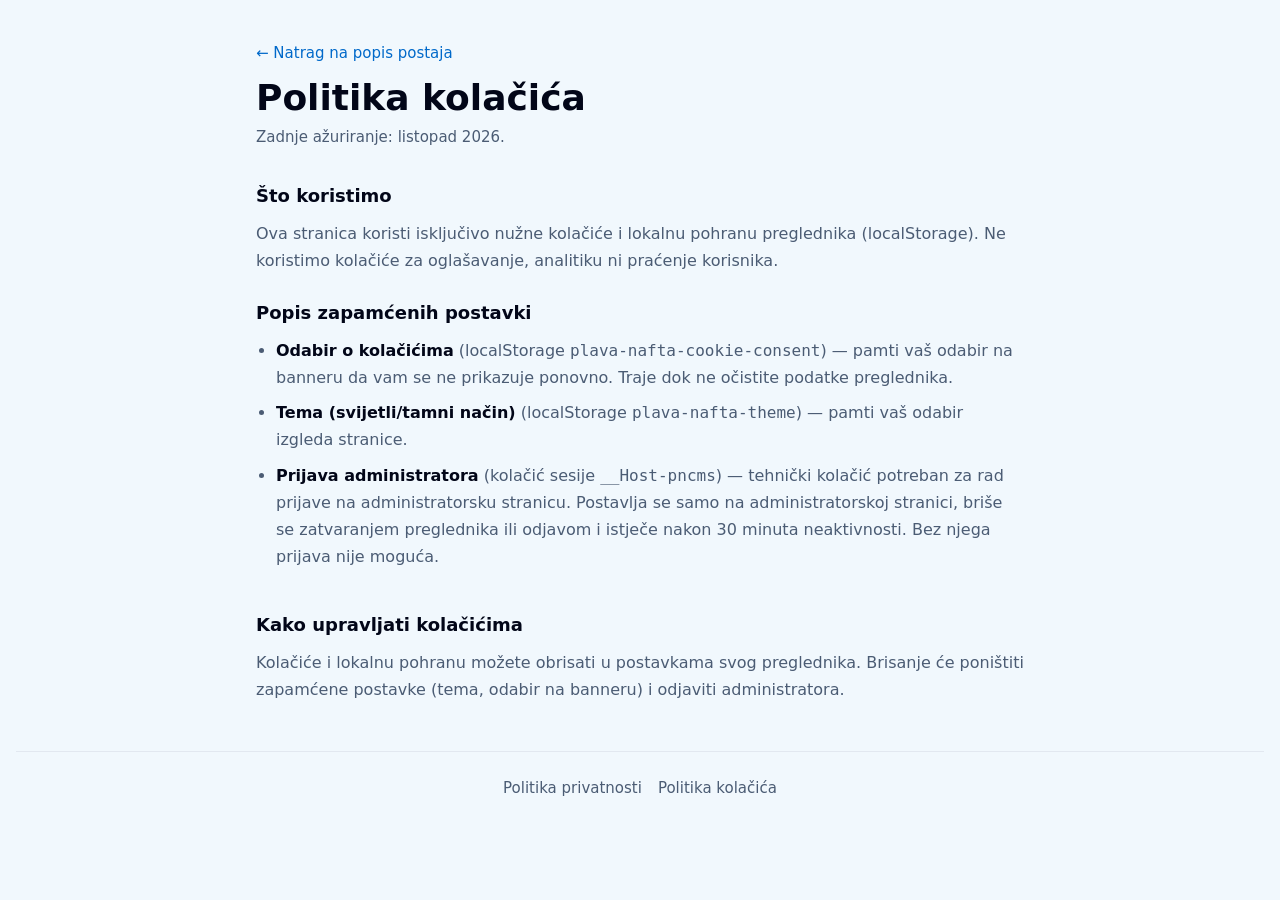
<file: public/kolacici.html>
<!doctype html>
<html lang="hr">
<head>
  <meta charset="utf-8">
  <meta name="viewport" content="width=device-width, initial-scale=1">
  <title>Politika kolačića – Plavi dizel</title>
  <meta name="description" content="Politika kolačića za javni popis INA postaja s plavim dizelom.">
  <meta name="robots" content="noindex">
  <link rel="icon" type="image/svg+xml" href="/favicon.svg">
  <link rel="alternate icon" type="image/png" href="/favicon.png">
  <script src="/assets/js/theme-init.js"></script>
  <link rel="stylesheet" href="/assets/css/site.css">
  <script src="/assets/js/site.js" defer></script>
</head>
<body>
<main class="page">
  <div class="container narrow">
    <a class="back" href="/">← Natrag na popis postaja</a>
    <h1 class="display legal-title">Politika kolačića</h1>
    <p class="muted small">Zadnje ažuriranje: listopad 2026.</p>
    <div class="legal">
      <section>
        <h2>Što koristimo</h2>
        <p>Ova stranica koristi isključivo nužne kolačiće i lokalnu pohranu preglednika (localStorage). Ne koristimo kolačiće za oglašavanje, analitiku ni praćenje korisnika.</p>
      </section>
      <section>
        <h2>Popis zapamćenih postavki</h2>
        <ul>
          <li><strong>Odabir o kolačićima</strong> (localStorage <code>plava-nafta-cookie-consent</code>) — pamti vaš odabir na banneru da vam se ne prikazuje ponovno. Traje dok ne očistite podatke preglednika.</li>
          <li><strong>Tema (svijetli/tamni način)</strong> (localStorage <code>plava-nafta-theme</code>) — pamti vaš odabir izgleda stranice.</li>
          <li><strong>Prijava administratora</strong> (kolačić sesije <code>__Host-pncms</code>) — tehnički kolačić potreban za rad prijave na administratorsku stranicu. Postavlja se samo na administratorskoj stranici, briše se zatvaranjem preglednika ili odjavom i istječe nakon 30 minuta neaktivnosti. Bez njega prijava nije moguća.</li>
        </ul>
      </section>
      <section>
        <h2>Kako upravljati kolačićima</h2>
        <p>Kolačiće i lokalnu pohranu možete obrisati u postavkama svog preglednika. Brisanje će poništiti zapamćene postavke (tema, odabir na banneru) i odjaviti administratora.</p>
      </section>
    </div>
  </div>
  <footer class="footer">
    <nav><a href="/privatnost.html">Politika privatnosti</a><a href="/kolacici.html">Politika kolačića</a></nav>
  </footer>
</main>
</body>
</html>
</file>
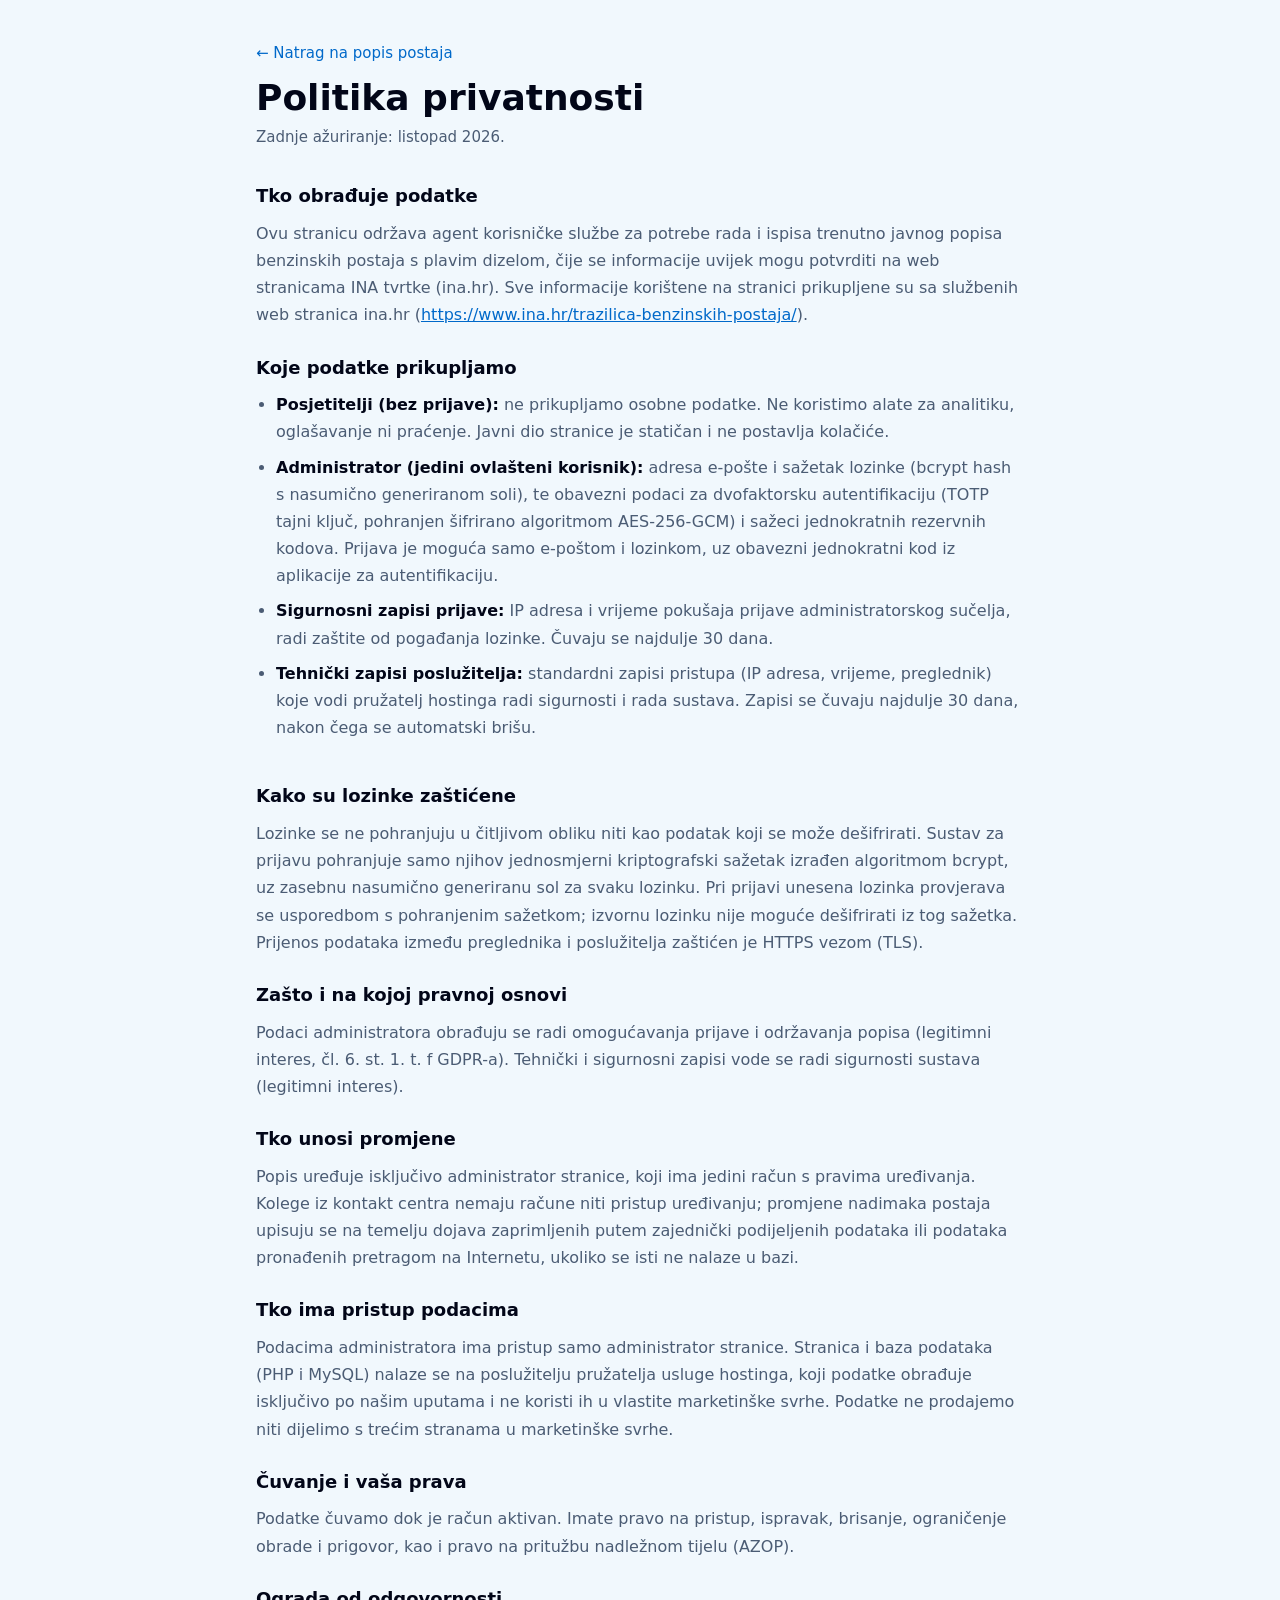
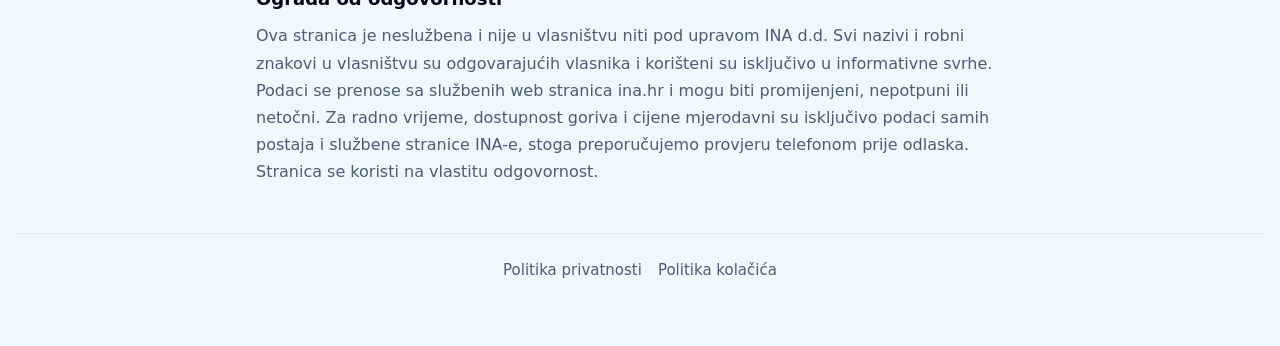
<file: public/privatnost.html>
<!doctype html>
<html lang="hr">
<head>
  <meta charset="utf-8">
  <meta name="viewport" content="width=device-width, initial-scale=1">
  <title>Politika privatnosti – Plavi dizel</title>
  <meta name="description" content="Politika privatnosti za javni popis INA postaja s plavim dizelom.">
  <meta name="robots" content="noindex">
  <link rel="icon" type="image/svg+xml" href="/favicon.svg">
  <link rel="alternate icon" type="image/png" href="/favicon.png">
  <script src="/assets/js/theme-init.js"></script>
  <link rel="stylesheet" href="/assets/css/site.css">
  <script src="/assets/js/site.js" defer></script>
</head>
<body>
<main class="page">
  <div class="container narrow">
    <a class="back" href="/">← Natrag na popis postaja</a>
    <h1 class="display legal-title">Politika privatnosti</h1>
    <p class="muted small">Zadnje ažuriranje: listopad 2026.</p>
    <div class="legal">
      <section>
        <h2>Tko obrađuje podatke</h2>
        <p>Ovu stranicu održava agent korisničke službe za potrebe rada i ispisa trenutno javnog popisa benzinskih postaja s plavim dizelom, čije se informacije uvijek mogu potvrditi na web stranicama INA tvrtke (ina.hr). Sve informacije korištene na stranici prikupljene su sa službenih web stranica ina.hr (<a href="https://www.ina.hr/trazilica-benzinskih-postaja/" target="_blank" rel="noopener noreferrer">https://www.ina.hr/trazilica-benzinskih-postaja/</a>).</p>
      </section>
      <section>
        <h2>Koje podatke prikupljamo</h2>
        <ul>
          <li><strong>Posjetitelji (bez prijave):</strong> ne prikupljamo osobne podatke. Ne koristimo alate za analitiku, oglašavanje ni praćenje. Javni dio stranice je statičan i ne postavlja kolačiće.</li>
          <li><strong>Administrator (jedini ovlašteni korisnik):</strong> adresa e-pošte i sažetak lozinke (bcrypt hash s nasumično generiranom soli), te obavezni podaci za dvofaktorsku autentifikaciju (TOTP tajni ključ, pohranjen šifrirano algoritmom AES-256-GCM) i sažeci jednokratnih rezervnih kodova. Prijava je moguća samo e-poštom i lozinkom, uz obavezni jednokratni kod iz aplikacije za autentifikaciju.</li>
          <li><strong>Sigurnosni zapisi prijave:</strong> IP adresa i vrijeme pokušaja prijave administratorskog sučelja, radi zaštite od pogađanja lozinke. Čuvaju se najdulje 30 dana.</li>
          <li><strong>Tehnički zapisi poslužitelja:</strong> standardni zapisi pristupa (IP adresa, vrijeme, preglednik) koje vodi pružatelj hostinga radi sigurnosti i rada sustava. Zapisi se čuvaju najdulje 30 dana, nakon čega se automatski brišu.</li>
        </ul>
      </section>
      <section>
        <h2>Kako su lozinke zaštićene</h2>
        <p>Lozinke se ne pohranjuju u čitljivom obliku niti kao podatak koji se može dešifrirati. Sustav za prijavu pohranjuje samo njihov jednosmjerni kriptografski sažetak izrađen algoritmom bcrypt, uz zasebnu nasumično generiranu sol za svaku lozinku. Pri prijavi unesena lozinka provjerava se usporedbom s pohranjenim sažetkom; izvornu lozinku nije moguće dešifrirati iz tog sažetka. Prijenos podataka između preglednika i poslužitelja zaštićen je HTTPS vezom (TLS).</p>
      </section>
      <section>
        <h2>Zašto i na kojoj pravnoj osnovi</h2>
        <p>Podaci administratora obrađuju se radi omogućavanja prijave i održavanja popisa (legitimni interes, čl. 6. st. 1. t. f GDPR-a). Tehnički i sigurnosni zapisi vode se radi sigurnosti sustava (legitimni interes).</p>
      </section>
      <section>
        <h2>Tko unosi promjene</h2>
        <p>Popis uređuje isključivo administrator stranice, koji ima jedini račun s pravima uređivanja. Kolege iz kontakt centra nemaju račune niti pristup uređivanju; promjene nadimaka postaja upisuju se na temelju dojava zaprimljenih putem zajednički podijeljenih podataka ili podataka pronađenih pretragom na Internetu, ukoliko se isti ne nalaze u bazi.</p>
      </section>
      <section>
        <h2>Tko ima pristup podacima</h2>
        <p>Podacima administratora ima pristup samo administrator stranice. Stranica i baza podataka (PHP i MySQL) nalaze se na poslužitelju pružatelja usluge hostinga, koji podatke obrađuje isključivo po našim uputama i ne koristi ih u vlastite marketinške svrhe. Podatke ne prodajemo niti dijelimo s trećim stranama u marketinške svrhe.</p>
      </section>
      <section>
        <h2>Čuvanje i vaša prava</h2>
        <p>Podatke čuvamo dok je račun aktivan. Imate pravo na pristup, ispravak, brisanje, ograničenje obrade i prigovor, kao i pravo na pritužbu nadležnom tijelu (AZOP).</p>
      </section>
      <section>
        <h2>Ograda od odgovornosti</h2>
        <p>Ova stranica je neslužbena i nije u vlasništvu niti pod upravom INA d.d. Svi nazivi i robni znakovi u vlasništvu su odgovarajućih vlasnika i korišteni su isključivo u informativne svrhe. Podaci se prenose sa službenih web stranica ina.hr i mogu biti promijenjeni, nepotpuni ili netočni. Za radno vrijeme, dostupnost goriva i cijene mjerodavni su isključivo podaci samih postaja i službene stranice INA-e, stoga preporučujemo provjeru telefonom prije odlaska. Stranica se koristi na vlastitu odgovornost.</p>
      </section>
    </div>
  </div>
  <footer class="footer">
    <nav><a href="/privatnost.html">Politika privatnosti</a><a href="/kolacici.html">Politika kolačića</a></nav>
  </footer>
</main>
</body>
</html>
</file>
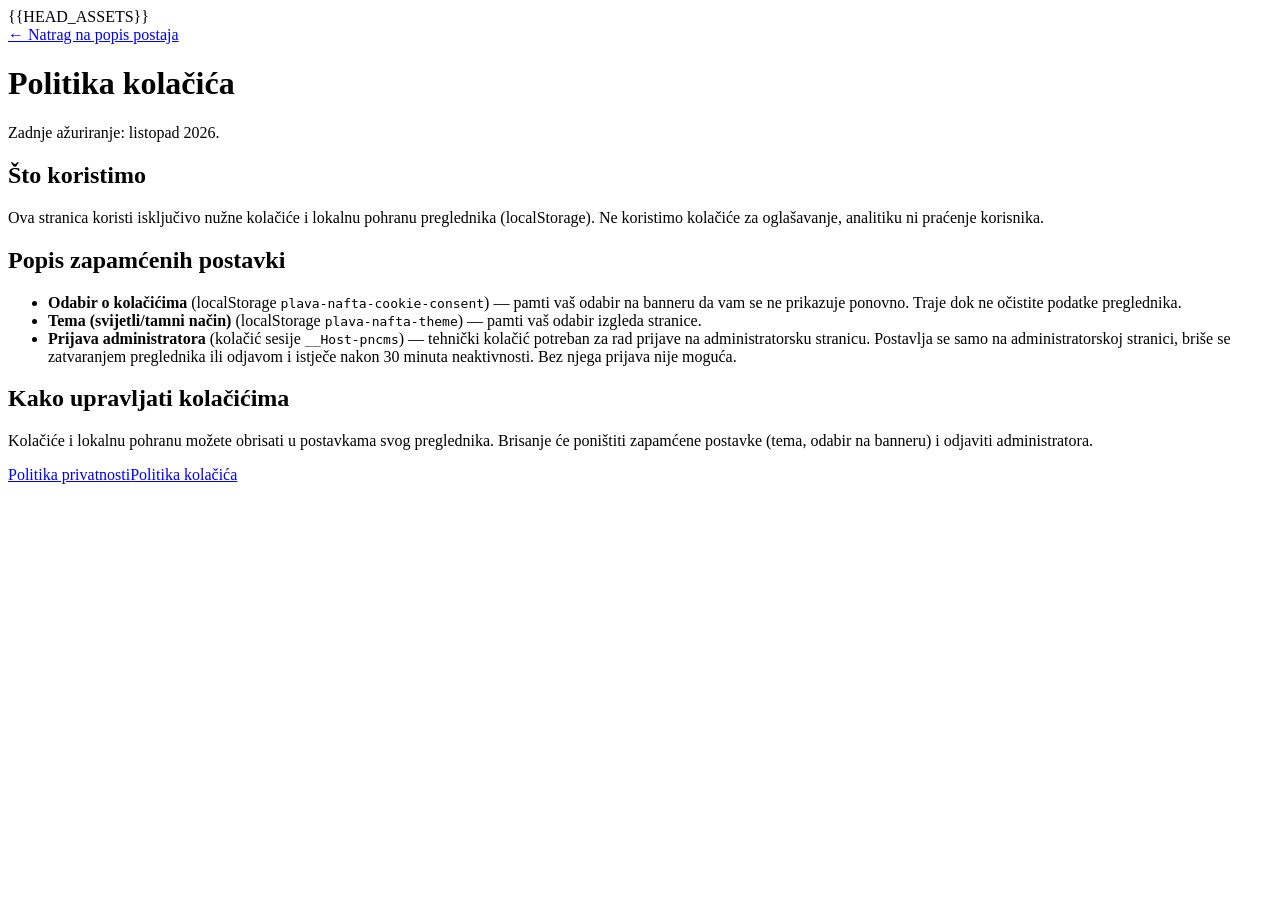
<file: app/templates/kolacici.html>
<!doctype html>
<html lang="hr">
<head>
  <meta charset="utf-8">
  <meta name="viewport" content="width=device-width, initial-scale=1">
  <title>Politika kolačića – Plavi dizel</title>
  <meta name="description" content="Politika kolačića za javni popis INA postaja s plavim dizelom.">
  <meta name="robots" content="noindex">
  <link rel="icon" type="image/svg+xml" href="/favicon.svg">
  <link rel="alternate icon" type="image/png" href="/favicon.png">
{{HEAD_ASSETS}}
</head>
<body>
<!-- Generated by the CMS from app/templates/. Do not edit the generated .html files in the site root by hand. -->
<main class="page">
  <div class="container narrow">
    <a class="back" href="/">← Natrag na popis postaja</a>
    <h1 class="display legal-title">Politika kolačića</h1>
    <p class="muted small">Zadnje ažuriranje: listopad 2026.</p>
    <div class="legal">
      <section>
        <h2>Što koristimo</h2>
        <p>Ova stranica koristi isključivo nužne kolačiće i lokalnu pohranu preglednika (localStorage). Ne koristimo kolačiće za oglašavanje, analitiku ni praćenje korisnika.</p>
      </section>
      <section>
        <h2>Popis zapamćenih postavki</h2>
        <ul>
          <li><strong>Odabir o kolačićima</strong> (localStorage <code>plava-nafta-cookie-consent</code>) — pamti vaš odabir na banneru da vam se ne prikazuje ponovno. Traje dok ne očistite podatke preglednika.</li>
          <li><strong>Tema (svijetli/tamni način)</strong> (localStorage <code>plava-nafta-theme</code>) — pamti vaš odabir izgleda stranice.</li>
          <li><strong>Prijava administratora</strong> (kolačić sesije <code>__Host-pncms</code>) — tehnički kolačić potreban za rad prijave na administratorsku stranicu. Postavlja se samo na administratorskoj stranici, briše se zatvaranjem preglednika ili odjavom i istječe nakon 30 minuta neaktivnosti. Bez njega prijava nije moguća.</li>
        </ul>
      </section>
      <section>
        <h2>Kako upravljati kolačićima</h2>
        <p>Kolačiće i lokalnu pohranu možete obrisati u postavkama svog preglednika. Brisanje će poništiti zapamćene postavke (tema, odabir na banneru) i odjaviti administratora.</p>
      </section>
    </div>
  </div>
  <footer class="footer">
    <nav><a href="/privatnost">Politika privatnosti</a><a href="/kolacici">Politika kolačića</a></nav>
  </footer>
</main>
</body>
</html>
</file>
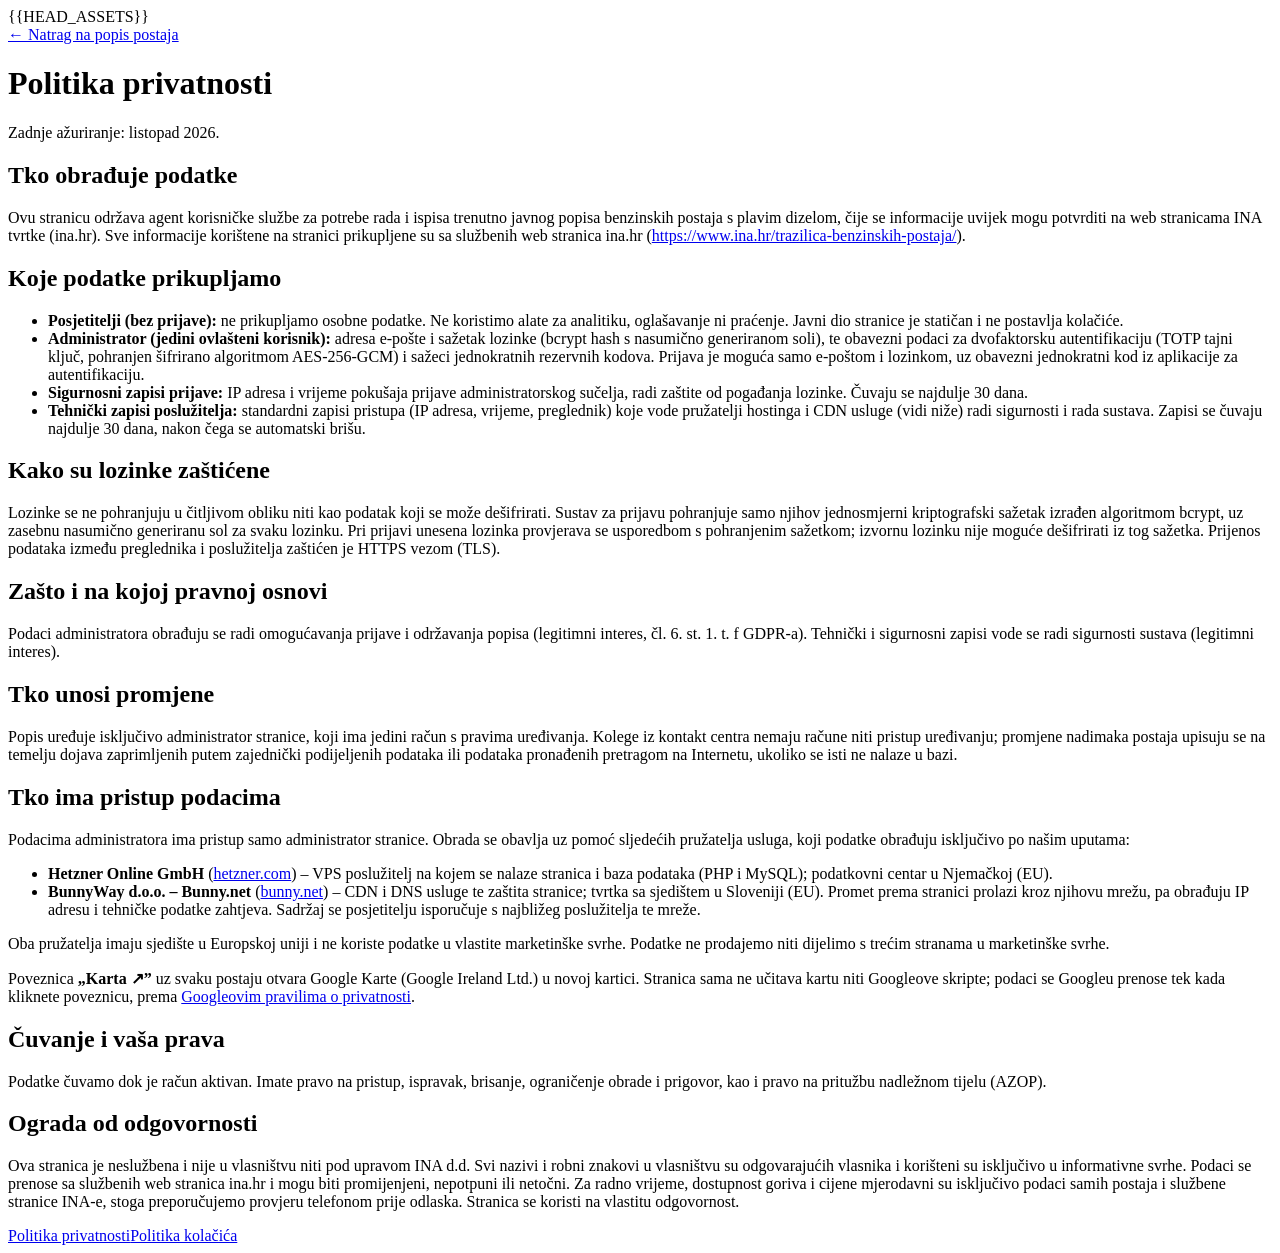
<file: app/templates/privatnost.html>
<!doctype html>
<html lang="hr">
<head>
  <meta charset="utf-8">
  <meta name="viewport" content="width=device-width, initial-scale=1">
  <title>Politika privatnosti – Plavi dizel</title>
  <meta name="description" content="Politika privatnosti za javni popis INA postaja s plavim dizelom.">
  <meta name="robots" content="noindex">
  <link rel="icon" type="image/svg+xml" href="/favicon.svg">
  <link rel="alternate icon" type="image/png" href="/favicon.png">
{{HEAD_ASSETS}}
</head>
<body>
<!-- Generated by the CMS from app/templates/. Do not edit the generated .html files in the site root by hand. -->
<main class="page">
  <div class="container narrow">
    <a class="back" href="/">← Natrag na popis postaja</a>
    <h1 class="display legal-title">Politika privatnosti</h1>
    <p class="muted small">Zadnje ažuriranje: listopad 2026.</p>
    <div class="legal">
      <section>
        <h2>Tko obrađuje podatke</h2>
        <p>Ovu stranicu održava agent korisničke službe za potrebe rada i ispisa trenutno javnog popisa benzinskih postaja s plavim dizelom, čije se informacije uvijek mogu potvrditi na web stranicama INA tvrtke (ina.hr). Sve informacije korištene na stranici prikupljene su sa službenih web stranica ina.hr (<a href="https://www.ina.hr/trazilica-benzinskih-postaja/" target="_blank" rel="noopener noreferrer">https://www.ina.hr/trazilica-benzinskih-postaja/</a>).</p>
      </section>
      <section>
        <h2>Koje podatke prikupljamo</h2>
        <ul>
          <li><strong>Posjetitelji (bez prijave):</strong> ne prikupljamo osobne podatke. Ne koristimo alate za analitiku, oglašavanje ni praćenje. Javni dio stranice je statičan i ne postavlja kolačiće.</li>
          <li><strong>Administrator (jedini ovlašteni korisnik):</strong> adresa e-pošte i sažetak lozinke (bcrypt hash s nasumično generiranom soli), te obavezni podaci za dvofaktorsku autentifikaciju (TOTP tajni ključ, pohranjen šifrirano algoritmom AES-256-GCM) i sažeci jednokratnih rezervnih kodova. Prijava je moguća samo e-poštom i lozinkom, uz obavezni jednokratni kod iz aplikacije za autentifikaciju.</li>
          <li><strong>Sigurnosni zapisi prijave:</strong> IP adresa i vrijeme pokušaja prijave administratorskog sučelja, radi zaštite od pogađanja lozinke. Čuvaju se najdulje 30 dana.</li>
          <li><strong>Tehnički zapisi poslužitelja:</strong> standardni zapisi pristupa (IP adresa, vrijeme, preglednik) koje vode pružatelji hostinga i CDN usluge (vidi niže) radi sigurnosti i rada sustava. Zapisi se čuvaju najdulje 30 dana, nakon čega se automatski brišu.</li>
        </ul>
      </section>
      <section>
        <h2>Kako su lozinke zaštićene</h2>
        <p>Lozinke se ne pohranjuju u čitljivom obliku niti kao podatak koji se može dešifrirati. Sustav za prijavu pohranjuje samo njihov jednosmjerni kriptografski sažetak izrađen algoritmom bcrypt, uz zasebnu nasumično generiranu sol za svaku lozinku. Pri prijavi unesena lozinka provjerava se usporedbom s pohranjenim sažetkom; izvornu lozinku nije moguće dešifrirati iz tog sažetka. Prijenos podataka između preglednika i poslužitelja zaštićen je HTTPS vezom (TLS).</p>
      </section>
      <section>
        <h2>Zašto i na kojoj pravnoj osnovi</h2>
        <p>Podaci administratora obrađuju se radi omogućavanja prijave i održavanja popisa (legitimni interes, čl. 6. st. 1. t. f GDPR-a). Tehnički i sigurnosni zapisi vode se radi sigurnosti sustava (legitimni interes).</p>
      </section>
      <section>
        <h2>Tko unosi promjene</h2>
        <p>Popis uređuje isključivo administrator stranice, koji ima jedini račun s pravima uređivanja. Kolege iz kontakt centra nemaju račune niti pristup uređivanju; promjene nadimaka postaja upisuju se na temelju dojava zaprimljenih putem zajednički podijeljenih podataka ili podataka pronađenih pretragom na Internetu, ukoliko se isti ne nalaze u bazi.</p>
      </section>
      <section>
        <h2>Tko ima pristup podacima</h2>
        <p>Podacima administratora ima pristup samo administrator stranice. Obrada se obavlja uz pomoć sljedećih pružatelja usluga, koji podatke obrađuju isključivo po našim uputama:</p>
        <ul>
          <li><strong>Hetzner Online GmbH</strong> (<a href="https://www.hetzner.com" target="_blank" rel="noopener noreferrer">hetzner.com</a>) – VPS poslužitelj na kojem se nalaze stranica i baza podataka (PHP i MySQL); podatkovni centar u Njemačkoj (EU).</li>
          <li><strong>BunnyWay d.o.o. – Bunny.net</strong> (<a href="https://bunny.net" target="_blank" rel="noopener noreferrer">bunny.net</a>) – CDN i DNS usluge te zaštita stranice; tvrtka sa sjedištem u Sloveniji (EU). Promet prema stranici prolazi kroz njihovu mrežu, pa obrađuju IP adresu i tehničke podatke zahtjeva. Sadržaj se posjetitelju isporučuje s najbližeg poslužitelja te mreže.</li>
        </ul>
        <p>Oba pružatelja imaju sjedište u Europskoj uniji i ne koriste podatke u vlastite marketinške svrhe. Podatke ne prodajemo niti dijelimo s trećim stranama u marketinške svrhe.</p>
        <p>Poveznica <strong>„Karta ↗”</strong> uz svaku postaju otvara Google Karte (Google Ireland Ltd.) u novoj kartici. Stranica sama ne učitava kartu niti Googleove skripte; podaci se Googleu prenose tek kada kliknete poveznicu, prema <a href="https://policies.google.com/privacy?hl=hr" target="_blank" rel="noopener noreferrer">Googleovim pravilima o privatnosti</a>.</p>
      </section>
      <section>
        <h2>Čuvanje i vaša prava</h2>
        <p>Podatke čuvamo dok je račun aktivan. Imate pravo na pristup, ispravak, brisanje, ograničenje obrade i prigovor, kao i pravo na pritužbu nadležnom tijelu (AZOP).</p>
      </section>
      <section>
        <h2>Ograda od odgovornosti</h2>
        <p>Ova stranica je neslužbena i nije u vlasništvu niti pod upravom INA d.d. Svi nazivi i robni znakovi u vlasništvu su odgovarajućih vlasnika i korišteni su isključivo u informativne svrhe. Podaci se prenose sa službenih web stranica ina.hr i mogu biti promijenjeni, nepotpuni ili netočni. Za radno vrijeme, dostupnost goriva i cijene mjerodavni su isključivo podaci samih postaja i službene stranice INA-e, stoga preporučujemo provjeru telefonom prije odlaska. Stranica se koristi na vlastitu odgovornost.</p>
      </section>
    </div>
  </div>
  <footer class="footer">
    <nav><a href="/privatnost">Politika privatnosti</a><a href="/kolacici">Politika kolačića</a></nav>
  </footer>
</main>
</body>
</html>
</file>
<file: assets/css/site.css>
/* Plava nafta – shared styles (public site + admin). Same palette as the original build. */
:root {
  color-scheme: light;
  --radius: 0.625rem;
  --background: oklch(0.975 0.01 240);
  --foreground: oklch(0.129 0.042 264.695);
  --card: oklch(1 0 0);
  --card-foreground: oklch(0.129 0.042 264.695);
  --primary: oklch(0.52 0.18 250);
  --primary-foreground: oklch(0.984 0.003 247.858);
  --accent-text: oklch(0.52 0.18 250);
  --secondary: oklch(0.93 0.04 245);
  --secondary-foreground: oklch(0.208 0.042 265.755);
  --muted-foreground: oklch(0.47 0.045 257); /* AA on page, card and hours box */
  --accent: oklch(0.968 0.007 247.896);
  --destructive: oklch(0.577 0.245 27.325);
  --border: oklch(0.929 0.013 255.508);
  --input: oklch(0.6 0.03 257); /* 3:1 field border (WCAG 1.4.11) */
  --ring: oklch(0.52 0.16 250); /* 3:1 focus outline */
  --closed-bg: oklch(0.94 0.05 25);
  --closed-fg: oklch(0.5 0.19 27);
  --upcoming-bg: oklch(0.95 0.06 85);
  --upcoming-fg: oklch(0.47 0.11 70);
  /* "Open now" bubbles – always with text, colour is never the only cue */
  --open-bg: oklch(0.93 0.07 150);
  --open-fg: oklch(0.42 0.12 150);
  --shut-bg: oklch(0.94 0.05 25);
  --shut-fg: oklch(0.5 0.19 27);
  --unknown-bg: oklch(0.93 0.01 257);
  --unknown-fg: oklch(0.42 0.03 257);
  /* Blue diesel price – blue on blue, like the fuel */
  --price-bg: oklch(0.9 0.06 245);
  --price-fg: oklch(0.32 0.13 255);
  --price-accent: oklch(0.52 0.18 250);
  --shadow: 0 1px 2px oklch(0 0 0 / 6%);
  --font-sans: system-ui, -apple-system, "Segoe UI", Roboto, sans-serif;
  --font-display: "Archivo Black", system-ui, sans-serif;
  --font-mono: ui-monospace, SFMono-Regular, Menlo, Consolas, monospace;
}
.dark {
  color-scheme: dark;
  --background: oklch(0.129 0.042 264.695);
  --foreground: oklch(0.984 0.003 247.858);
  --card: oklch(0.208 0.042 265.755);
  --card-foreground: oklch(0.984 0.003 247.858);
  --primary: oklch(0.7 0.15 250);
  --primary-foreground: oklch(0.2 0.045 265); /* dark text on the light-blue buttons (white was 2.5:1) */
  --accent-text: oklch(0.79 0.12 240);
  --secondary: oklch(0.279 0.041 260.031);
  --secondary-foreground: oklch(0.984 0.003 247.858);
  --muted-foreground: oklch(0.704 0.04 256.788);
  --accent: oklch(0.279 0.041 260.031);
  --destructive: oklch(0.704 0.191 22.216);
  --border: oklch(1 0 0 / 10%);
  --input: oklch(0.58 0.03 257); /* 3:1 field border (WCAG 1.4.11) */
  --ring: oklch(0.551 0.027 264.364);
  --closed-bg: oklch(0.32 0.09 25);
  --closed-fg: oklch(0.85 0.1 25);
  --upcoming-bg: oklch(0.33 0.07 75);
  --upcoming-fg: oklch(0.88 0.11 85);
  --open-bg: oklch(0.33 0.07 150);
  --open-fg: oklch(0.88 0.13 150);
  --shut-bg: oklch(0.32 0.09 25);
  --shut-fg: oklch(0.86 0.1 25);
  --unknown-bg: oklch(0.3 0.02 257);
  --unknown-fg: oklch(0.86 0.02 257);
  --price-bg: oklch(0.32 0.09 255);
  --price-fg: oklch(0.92 0.06 240);
  --price-accent: oklch(0.7 0.15 250);
}

*, *::before, *::after { box-sizing: border-box; border-color: var(--border); }
html { -webkit-text-size-adjust: 100%; }
body {
  margin: 0;
  font: 1rem/1.6 var(--font-sans); /* follows the visitor's browser font size */
  background: var(--background);
  color: var(--foreground);
}
a { color: var(--accent-text); }
h1, h2, h3, p { margin: 0; }
button, input, select, textarea { font: inherit; color: inherit; }
[hidden] { display: none !important; }
.sr-only { position: absolute; width: 1px; height: 1px; padding: 0; margin: -1px; overflow: hidden; clip: rect(0 0 0 0); white-space: nowrap; border: 0; }

.page { min-height: 100vh; padding: 2.5rem 1rem; }
.container { max-width: 72rem; margin: 0 auto; }
.container.narrow { max-width: 48rem; }
.container.mid { max-width: 64rem; }
.muted { color: var(--muted-foreground); margin-top: .5rem; }
.small { font-size: .9375rem; }
.display { font-family: var(--font-display); font-weight: 700; font-size: 2.25rem; line-height: 1.1; margin-top: .75rem; }
@media (min-width: 768px) { .display { font-size: 3rem; } }

/* hero */
.hero { display: flex; justify-content: space-between; align-items: flex-start; gap: 1rem; margin-bottom: 2rem; }
.logo { display: block; height: 1.75rem; width: auto; margin-bottom: 1rem; color: var(--foreground); }
@media (min-width: 768px) { .logo { height: 2rem; } }
.pill { display: inline-block; border-radius: 999px; background: var(--primary); color: var(--primary-foreground); padding: .25rem .75rem; font-size: .8125rem; font-weight: 700; text-transform: uppercase; letter-spacing: .1em; }
.notice { margin-top: 1rem; max-width: 48rem; border-left: 4px solid var(--primary); border-radius: .5rem; background: var(--secondary); color: var(--secondary-foreground); padding: .75rem 1rem; font-size: 1rem; }

.theme-toggle { flex: none; display: inline-flex; align-items: center; justify-content: center; width: 2.5rem; height: 2.5rem; border-radius: .5rem; border: 1px solid var(--border); background: var(--card); cursor: pointer; }
.theme-toggle:hover { border-color: var(--primary); }
.theme-toggle svg { width: 1.25rem; height: 1.25rem; fill: none; stroke: currentColor; stroke-width: 2; stroke-linecap: round; stroke-linejoin: round; }
.theme-toggle .icon-sun, .dark .theme-toggle .icon-moon { display: none; }
.dark .theme-toggle .icon-sun { display: block; }

/* filters */
.filters { display: flex; flex-direction: column; gap: .75rem; margin-bottom: 1.5rem; }
@media (min-width: 768px) { .filters { flex-direction: row; flex-wrap: wrap; } .filters select { flex: 1 1 12rem; } }
.filters input[type=search] { flex: 1 1 100%; }
@media (min-width: 1024px) { .filters input[type=search] { flex: 2 1 18rem; } }
.filters input[type=search], .filters select { border: 1px solid var(--input); border-radius: .5rem; background: var(--card); padding: .75rem 1rem; outline: none; min-width: 0; }
:is(input, select, textarea, button, a):focus-visible { outline: 2px solid var(--ring); outline-offset: 2px; }

/* cards */
.grid { display: grid; gap: 1rem; margin-top: 1rem; }
@media (min-width: 640px) { .grid { grid-template-columns: repeat(2, minmax(0, 1fr)); } }
@media (min-width: 1024px) { .grid { grid-template-columns: repeat(3, minmax(0, 1fr)); } }
.card { border: 1px solid var(--border); border-radius: calc(var(--radius) + 4px); background: var(--card); color: var(--card-foreground); padding: 1.25rem; box-shadow: var(--shadow); transition: border-color .15s; }
.card:hover { border-color: var(--primary); }
/* 129 cards: let the browser skip layout/paint of off-screen ones. */
.grid > .card { content-visibility: auto; contain-intrinsic-size: auto 220px; }
/* Temporarily closed / closure announced */
.card-closed { border-color: color-mix(in oklab, var(--closed-fg) 45%, var(--border)); }
.card-badge { display: inline-flex; margin-top: .5rem; border-radius: 999px; padding: .25rem .75rem; font-size: .875rem; font-weight: 700; }
.badge-closed { background: var(--closed-bg); color: var(--closed-fg); }
.badge-upcoming { background: var(--upcoming-bg); color: var(--upcoming-fg); }
.card-status-note { margin-top: .375rem; font-size: 1rem; color: var(--closed-fg); }
/* "Sada radi / Sada ne radi" – words + dot, so colour is never the only cue (WCAG 1.4.1) */
.now { display: inline-flex; align-items: center; gap: .5rem; margin-top: .5rem; border-radius: 999px; padding: .375rem .875rem; font-size: 1rem; font-weight: 700; line-height: 1.3; }
.now::before { content: ""; flex: none; width: .75rem; height: .75rem; border-radius: 50%; background: currentColor; }
.now-open { background: var(--open-bg); color: var(--open-fg); }
.now-closed { background: var(--shut-bg); color: var(--shut-fg); }
.now-unknown { background: var(--unknown-bg); color: var(--unknown-fg); }
/* Blue diesel price: banner at the top + line on each card */
.price-banner { margin-top: 1rem; max-width: 48rem; border-radius: calc(var(--radius) + 4px); border: 2px solid var(--price-accent); background: var(--price-bg); color: var(--price-fg); padding: 1rem 1.25rem; }
.price-title { font-size: 1rem; font-weight: 700; text-transform: uppercase; letter-spacing: .05em; }
.price-value { margin-top: .25rem; font-size: 2rem; font-weight: 800; line-height: 1.15; font-variant-numeric: tabular-nums; }
.price-unit { font-size: 1.125rem; font-weight: 600; }
.nw { white-space: nowrap; }
/* "NOVA CIJENA": inverted pill + bold line, so a change is impossible to miss */
.price-change { margin-top: .5rem; font-size: 1.0625rem; font-weight: 700; }
.price-flag { display: inline-block; margin-right: .375rem; border-radius: 999px; background: var(--price-fg); color: var(--price-bg); padding: .125rem .625rem; font-size: .875rem; font-weight: 800; text-transform: uppercase; letter-spacing: .05em; }
.price-new { font-size: .875rem; font-weight: 700; }
.price-meta, .price-names { margin-top: .25rem; font-size: .9375rem; }
.price-names { font-style: italic; }
.card-price { display: inline-flex; flex-wrap: wrap; align-items: baseline; gap: .375rem; margin-top: .5rem; border-radius: .5rem; border-left: 4px solid var(--price-accent); background: var(--price-bg); color: var(--price-fg); padding: .375rem .75rem; font-size: 1rem; }
.card-price b { font-size: 1.125rem; font-weight: 800; font-variant-numeric: tabular-nums; }
.price-date { font-size: .875rem; }
.card-county { font-size: .875rem; font-weight: 600; text-transform: uppercase; letter-spacing: .05em; color: var(--accent-text); }
.card-title { margin-top: .25rem; font-size: 1.25rem; font-weight: 700; line-height: 1.3; }
.card-address { font-size: 1rem; color: var(--muted-foreground); }
.card-aliases { margin-top: .5rem; font-size: 1rem; }
.card-aliases span { color: var(--muted-foreground); }
.card-hours { margin-top: .75rem; display: grid; gap: .375rem; border-radius: .5rem; background: color-mix(in oklab, var(--secondary) 60%, transparent); color: var(--secondary-foreground); padding: .75rem; font-size: .9375rem; }
.card-hours b { font-weight: 500; }
.hours-label { font-weight: 600; }
.hours-hol { color: var(--muted-foreground); }
.card-actions { margin-top: 1rem; display: flex; flex-wrap: wrap; align-items: center; gap: .5rem; }
.btn-phone { display: inline-flex; border-radius: .375rem; background: var(--secondary); color: var(--secondary-foreground); padding: .5rem .875rem; font: 700 1rem var(--font-mono); text-decoration: none; }
.btn-phone:hover { background: var(--primary); color: var(--primary-foreground); }
.btn-link { display: inline-flex; border: 1px solid var(--border); border-radius: .375rem; padding: .5rem .875rem; font-size: .9375rem; color: var(--muted-foreground); text-decoration: none; }
.btn-link:hover { border-color: var(--primary); color: var(--foreground); }
.empty { padding: 4rem 0; text-align: center; color: var(--muted-foreground); }
.updated { margin-top: 2rem; text-align: center; }

/* footer */
.footer { margin-top: 3rem; border-top: 1px solid var(--border); padding: 1.5rem 1rem; text-align: center; font-size: .9375rem; }
.footer nav { display: flex; justify-content: center; gap: 1rem; flex-wrap: wrap; }
.footer a { color: var(--muted-foreground); text-underline-offset: 4px; text-decoration: none; }
.footer a:hover { color: var(--foreground); text-decoration: underline; }

/* buttons (shared with admin) */
.btn-primary, .btn-ghost, .btn-danger { display: inline-flex; align-items: center; justify-content: center; gap: .375rem; border-radius: .375rem; padding: .5rem 1rem; font-size: .875rem; font-weight: 500; cursor: pointer; text-decoration: none; border: 1px solid transparent; white-space: nowrap; }
.btn-primary { background: var(--primary); color: var(--primary-foreground); font-weight: 600; }
.btn-primary:hover { opacity: .9; }
.btn-primary:disabled { opacity: .5; cursor: default; }
.btn-ghost { background: var(--card); color: var(--foreground); border-color: var(--border); }
.btn-ghost:hover { border-color: var(--primary); }
.btn-danger { background: var(--card); color: var(--destructive); border-color: var(--border); }
.btn-danger:hover { border-color: var(--destructive); }

/* cookie banner */
.cookie { position: fixed; inset: auto 0 0 0; z-index: 50; border-top: 1px solid var(--border); background: var(--card); padding: 1rem; box-shadow: 0 -4px 16px oklch(0 0 0 / 8%); }
.cookie-inner { max-width: 72rem; margin: 0 auto; display: flex; flex-direction: column; align-items: flex-start; gap: .75rem; font-size: .9375rem; }
@media (min-width: 768px) { .cookie-inner { flex-direction: row; align-items: center; justify-content: space-between; } }
.cookie a { font-weight: 500; }
.cookie-actions { display: flex; gap: .5rem; flex: none; }

/* legal pages */
.back { font-size: .9375rem; text-decoration: none; text-underline-offset: 4px; }
.back:hover { text-decoration: underline; }
.legal { margin-top: 2rem; display: grid; gap: 1.5rem; font-size: 1rem; line-height: 1.7; }
.legal h2 { font-size: 1.125rem; font-weight: 600; }
.legal p, .legal ul { margin-top: .5rem; color: var(--muted-foreground); }
.legal ul { padding-left: 1.25rem; display: grid; gap: .5rem; }
.legal strong { color: var(--foreground); }
.legal-title { font-size: 1.875rem; }
@media (min-width: 768px) { .legal-title { font-size: 2.25rem; } }
</file>
